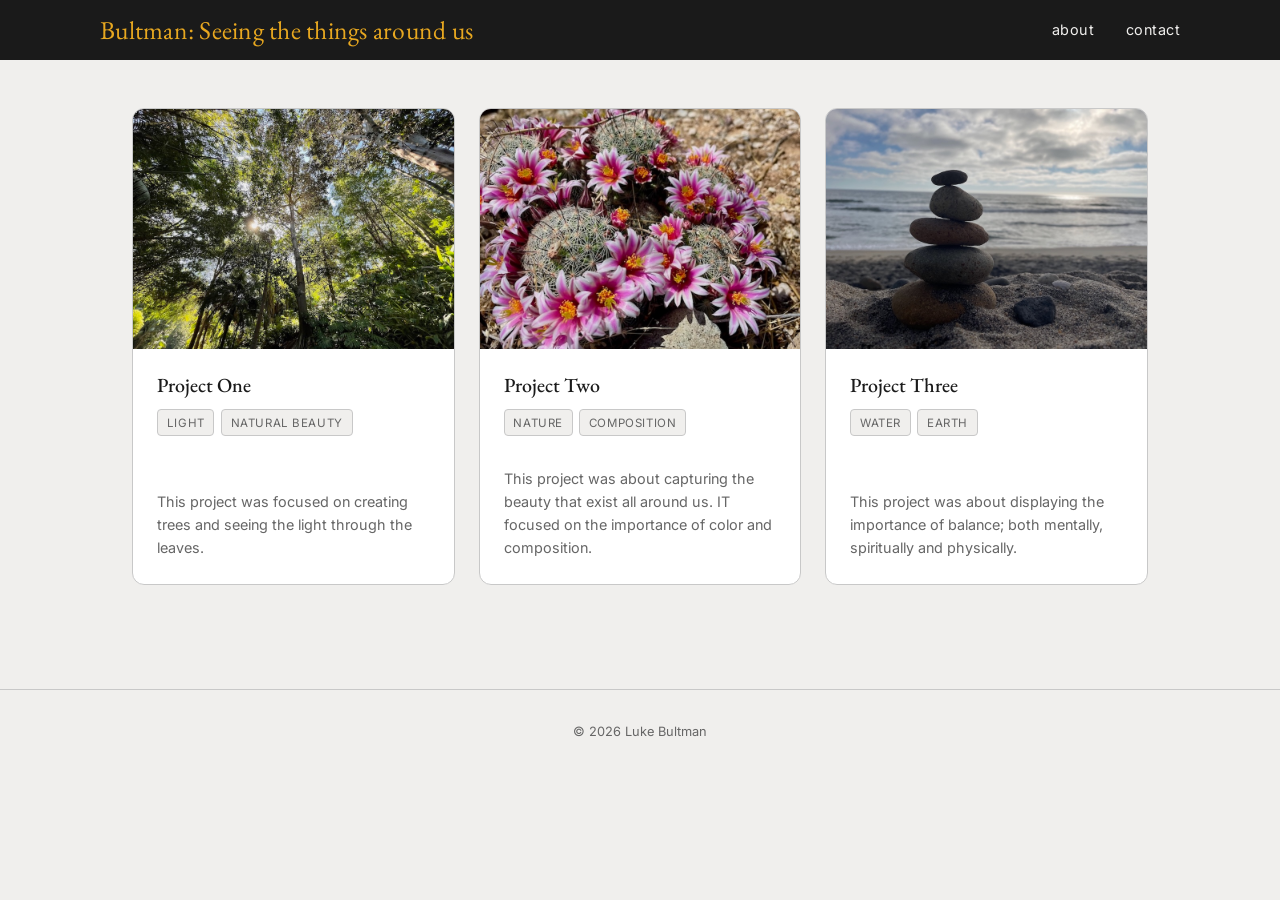
<file: index.html>
<!DOCTYPE html>
<html lang="en">
<head>
  <meta charset="UTF-8" />
  <meta name="viewport" content="width=device-width, initial-scale=1.0" />
  <title>Luke Bultman</title>
  <link rel="stylesheet" href="style.css" />

  <!-- Carousel styles: shows exactly 3 tiles in a row and hides the rest -->
  <style>
    .carousel {
      --carousel-gap: 24px;          /* space between tiles */
      overflow: hidden;              /* hides tiles 4, 5, ... off to the right */
      padding: 8px 0;                /* room so card shadows aren't clipped */
    }
    .carousel .project-grid {
      display: flex;                 /* overrides the grid layout in style.css */
      flex-wrap: nowrap;
      gap: var(--carousel-gap);
      will-change: transform;
    }
    .carousel .project-card {
      /* each tile is one third of the row, minus the two gaps */
      flex: 0 0 calc((100% - 2 * var(--carousel-gap)) / 3);
      min-width: 0;
    }

    /* Under 420px wide: stack every tile in one column and turn off the carousel */
    @media (max-width: 419.98px) {
      .carousel {
        overflow: visible;
      }
      .carousel .project-grid {
        flex-direction: column;
        transform: none !important;  /* cancels any slide in progress */
        transition: none !important;
      }
      .carousel .project-card {
        flex: none;
        width: 100%;
      }
    }
  </style>
</head>
<body>

  <!-- ===================== HEADER ===================== -->
<!-- sample of text added through VIM in the terminal -->
  <header>
    <div class="nav-inner">
      <div class="site-title">
        <a href="index.html">Bultman: Seeing the things around us</a>
      </div>
      <nav>
        <a href="about.html">about</a>
        <a href="contact.html">contact</a>
      </nav>
    </div>
  </header>

  <!-- ===================== MAIN ===================== -->
  <main>

    <!-- Project Carousel -->
    <!-- Only 3 cards show at a time; every 3 seconds they slide left and the next one comes in. -->
    <!-- To add more cards, copy one <a class="project-card"> block and paste it below -->
    <div class="carousel">
    <div class="project-grid">

      <!-- ---- Project 1 ---- -->
      <a class="project-card" href="project-one.html">
        <div class="card-thumbnail">
          <!-- Replace the src below with your project screenshot or image -->
          <img src="images/IMG_1114.jpeg" alt="Project 1 screenshot" />
        </div>
        <div class="card-body">
          <div class="card-title">Project One</div>
          <div class="card-tags">
            <span class="tag">light</span>
            <span class="tag">natural beauty</span>
          </div>
          <p class="card-description">
            This project was focused on creating trees and seeing the light through the leaves.
          </p>
        </div>
      </a>

      <!-- ---- Project 2 ---- -->
      <a class="project-card" href="project-two.html">
        <div class="card-thumbnail">
          <img src="images/IMG_8862.jpeg" alt="Project 2 screenshot" />
        </div>
        <div class="card-body">
          <div class="card-title">Project Two</div>
          <div class="card-tags">
            <span class="tag">nature</span>
            <span class="tag">composition</span>
          </div>
          <p class="card-description">
            This project was about capturing the beauty that exist all around us.  IT focused on the importance of color and composition.
          </p>
        </div>
      </a>

      <!-- ---- Project 3 ---- -->
      <a class="project-card" href="project-three.html">
        <div class="card-thumbnail">
          <img src="images/IMG_1110.jpeg" alt="Project 3 screenshot" />
        </div>
        <div class="card-body">
          <div class="card-title">Project Three</div>
          <div class="card-tags">
            <span class="tag">water</span>
            <span class="tag">earth</span>
          </div>
          <p class="card-description">
            This project was about displaying the importance of balance; both mentally, spiritually and physically.
          </p>
        </div>
      </a>

      <!-- ---- Project 4 ---- -->
      <a class="project-card" href="project-four.html">
        <div class="card-thumbnail">
          <img src="images/IMG_0909.jpeg" alt="Project 4 screenshot" />
        </div>
        <div class="card-body">
          <div class="card-title">Project Four</div>
          <div class="card-tags">
            <span class="tag">Food</span>
            <span class="tag">Cooking</span>
            <span class="tag">Creativity</span>
          </div>
          <p class="card-description">
            This project was focused on the daily practice of creativity and capturing emotions and drawing emotions from the observer when viewing different foods.
          </p>
        </div>
      </a>

      <!-- ---- Project 5 ---- -->
      <a class="project-card" href="project-five.html">
        <div class="card-thumbnail">
          <img src="images/IMG_9866.jpeg" alt="Project 5 screenshot" />
        </div>
        <div class="card-body">
          <div class="card-title">Project Five</div>
          <div class="card-tags">
            <span class="tag">Nature</span>
            <span class="tag">Buildings</span>
            <span class="tag">Community</span>
          </div>
          <p class="card-description">
            This project was focused on discovering nature and studying different ways people practice community.
          </p>
        </div>
      </a>

    </div>
    </div>
  </main>

  <!-- ===================== FOOTER ===================== -->
  <footer>
    &copy; 2026 Luke Bultman
  </footer>
<!-- this is edits to the file to show how I'm doing things in a new branch -->

  <!-- ===================== CAROUSEL SCRIPT ===================== -->
  <script>
    (function () {
      const INTERVAL_MS = 3000;    // how often the tiles slide (3 seconds)
      const SLIDE_MS = 800;        // how long the slide animation takes

      const carousel = document.querySelector('.carousel');
      const track = carousel && carousel.querySelector('.project-grid');
      if (!track) return;

      const reduceMotion = window.matchMedia('(prefers-reduced-motion: reduce)').matches;
      const stackedView = window.matchMedia('(max-width: 419.98px)');  // must match the CSS breakpoint
      const originalOrder = Array.from(track.querySelectorAll('.project-card'));
      let paused = false;
      let sliding = false;

      // Put the tiles back in their original order (Project One first)
      function resetOrder() {
        track.style.transition = 'none';
        track.style.transform = '';
        originalOrder.forEach((card) => track.appendChild(card));
        sliding = false;
      }

      // When the window is resized below 420px, stop the carousel and restore the order
      stackedView.addEventListener('change', (e) => {
        if (e.matches) resetOrder();
      });

      // Pause while someone is hovering over or tabbing through the tiles
      carousel.addEventListener('mouseenter', () => { paused = true; });
      carousel.addEventListener('mouseleave', () => { paused = false; });
      carousel.addEventListener('focusin', () => { paused = true; });
      carousel.addEventListener('focusout', () => { paused = false; });

      function slideLeft() {
        const cards = track.querySelectorAll('.project-card');
        if (stackedView.matches || paused || sliding || document.hidden || cards.length <= 3) return;

        const first = cards[0];
        const gap = parseFloat(getComputedStyle(track).columnGap) || 0;
        const distance = first.getBoundingClientRect().width + gap;

        // People who turn off animations in their settings get an instant swap
        if (reduceMotion) {
          track.appendChild(first);
          return;
        }

        sliding = true;
        track.style.transition = 'transform ' + SLIDE_MS + 'ms ease';
        track.style.transform = 'translateX(-' + distance + 'px)';

        // After the slide, move the first tile to the end and snap back into place
        setTimeout(() => {
          if (stackedView.matches) return;  // window shrank mid-slide; resetOrder() already ran
          track.style.transition = 'none';
          track.appendChild(first);
          track.style.transform = 'translateX(0)';
          void track.offsetWidth;  // forces the browser to apply the reset before the next slide
          sliding = false;
        }, SLIDE_MS);
      }

      setInterval(slideLeft, INTERVAL_MS);
    })();
  </script>
</body>
</html>
</file>
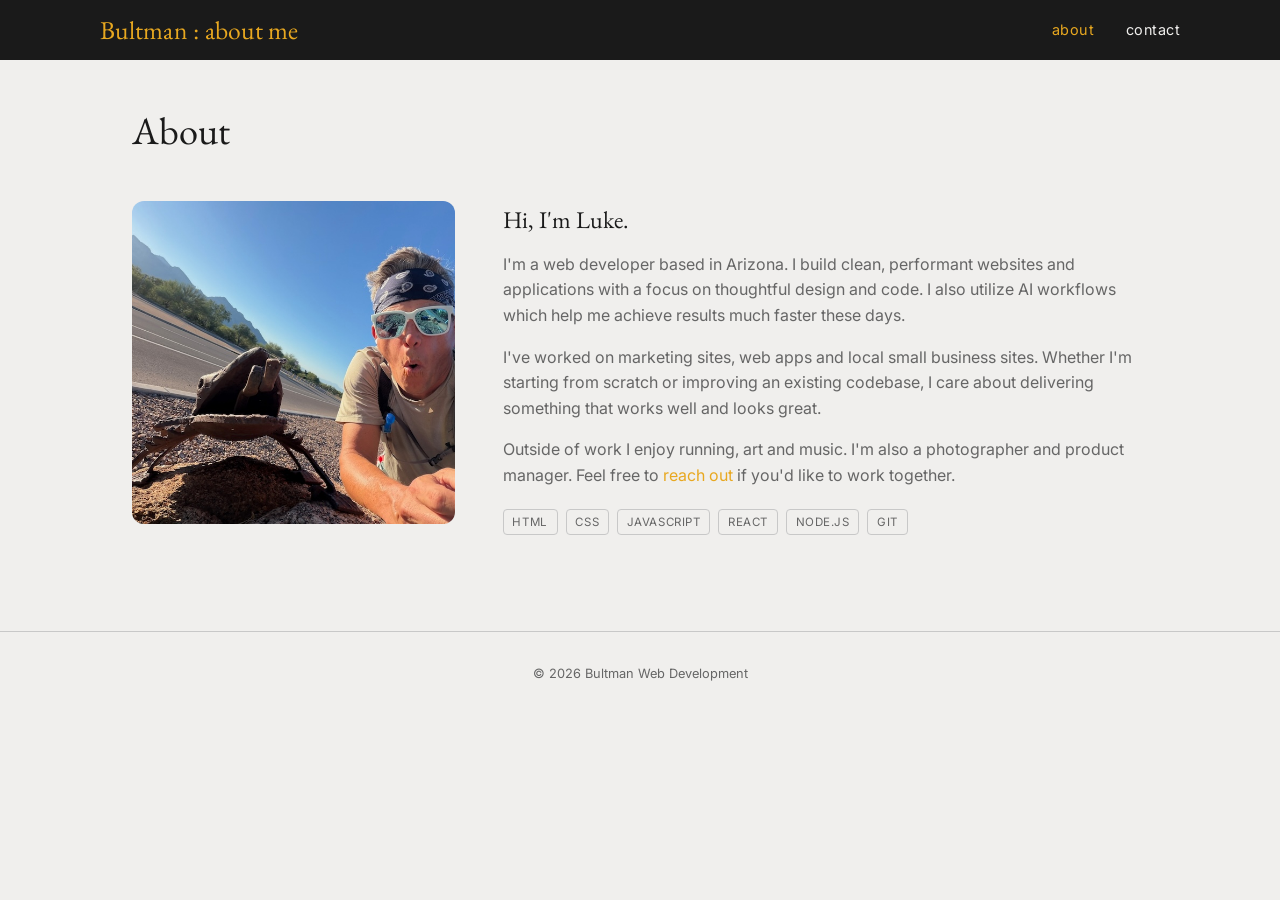
<file: about.html>
<!DOCTYPE html>
<html lang="en">
<head>
  <meta charset="UTF-8" />
  <meta name="viewport" content="width=device-width, initial-scale=1.0" />
  <title>About — LB Web Development</title>
  <link rel="stylesheet" href="style.css" />
</head>
<body>

  <!-- ===================== HEADER ===================== -->
  <header>
    <div class="nav-inner">
      <div class="site-title">
        <a href="index.html">Bultman : about me</a>
      </div>
      <nav>
        <a href="about.html" class="active">about</a>
        <a href="contact.html">contact</a>
      </nav>
    </div>
  </header>

  <!-- ===================== MAIN ===================== -->
  <main>

    <div class="page-header">
      <h1>About</h1>
    </div>

    <div class="about-layout">

      <!-- Left: Photo -->
      <div class="about-avatar">
        <!-- Replace src with your photo -->
        <img src="images/IMG_0926.jpeg" alt="Luke Bultman" />
      </div>

      <!-- Right: Bio -->
      <div class="about-text">

        <h2>Hi, I'm Luke.</h2>

        <p>
          I'm a web developer based in Arizona.  I build clean, performant websites and applications with a focus on thoughtful design and code.  I also utilize AI workflows which help me achieve results much faster these days.

        </p>

        <p>
          I've worked on marketing sites, web apps and local small business sites.  Whether I'm starting from scratch or improving an existing codebase, I care about delivering something that works well and looks great.
        </p>

        <p>
          Outside of work I enjoy running, art and music.  I'm also a photographer and product manager.
          Feel free to <a href="contact.html" style="color: var(--color-accent);">reach out</a>
          if you'd like to work together.
        </p>

        <!-- Skills -->
        <div class="skills-list">
          <span class="tag">HTML</span>
          <span class="tag">CSS</span>
          <span class="tag">JavaScript</span>
          <span class="tag">React</span>
          <span class="tag">Node.js</span>
          <span class="tag">Git</span>
          <!-- Add or remove skill tags as needed -->
        </div>

      </div>
    </div>

  </main>

  <!-- ===================== FOOTER ===================== -->
  <footer>
    &copy; 2026 Bultman Web Development
  </footer>

</body>
</html>
</file>
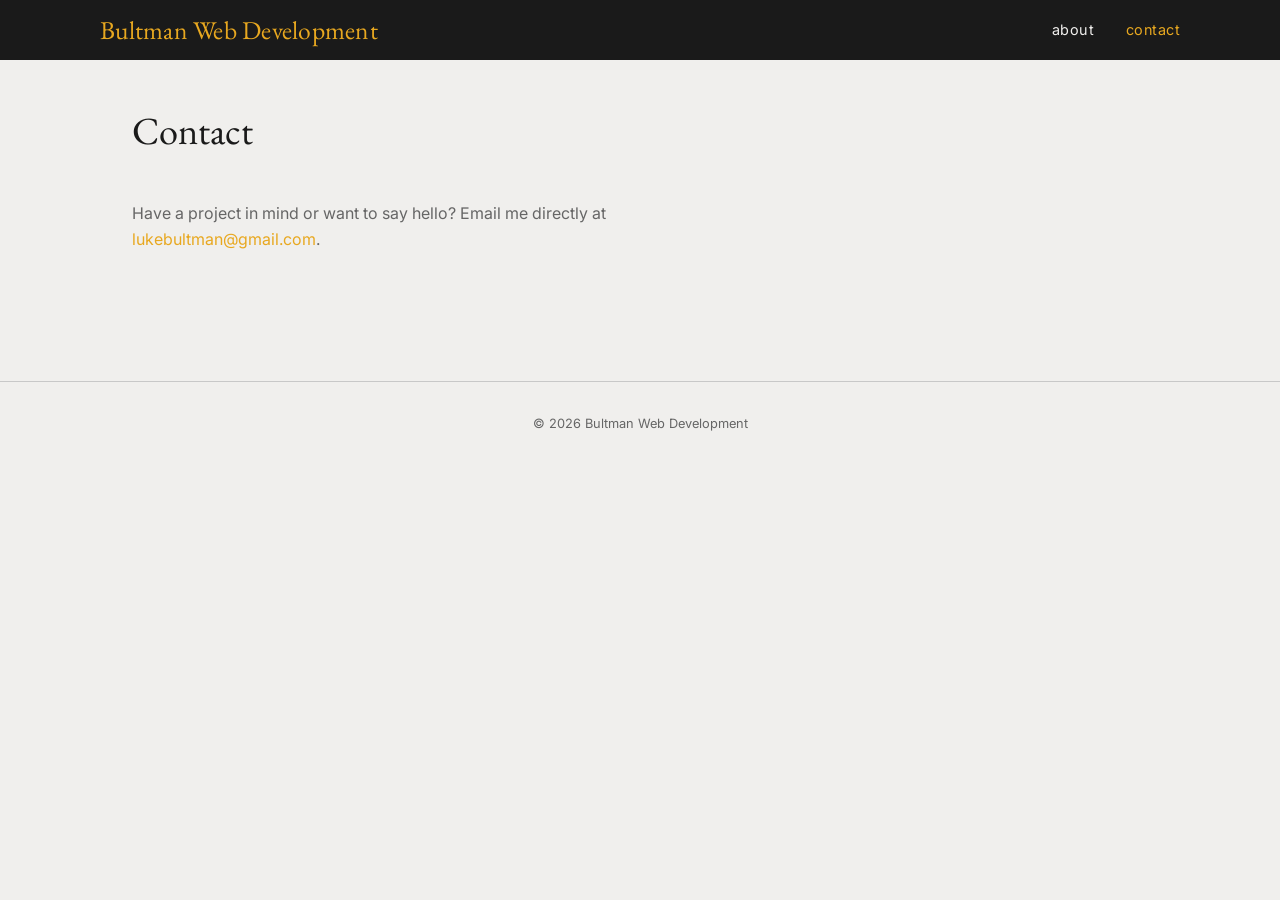
<file: contact.html>
<!DOCTYPE html>
<html lang="en">
<head>
  <meta charset="UTF-8" />
  <meta name="viewport" content="width=device-width, initial-scale=1.0" />
  <title>Contact — LB Web Development</title>
  <link rel="stylesheet" href="style.css" />
</head>
<body>

  <!-- ===================== HEADER ===================== -->
  <header>
    <div class="nav-inner">
      <div class="site-title">
        <a href="index.html">Bultman Web Development</a>
      </div>
      <nav>
        <a href="about.html">about</a>
        <a href="contact.html" class="active">contact</a>
      </nav>
    </div>
  </header>

  <!-- ===================== MAIN ===================== -->
  <main>

    <div class="page-header">
      <h1>Contact</h1>
    </div>

    <div class="contact-layout">

      <p>
        <!-- old text, "Have a project in mind or want to say hello? Fill out the form below
        or email me directly at" -->
        Have a project in mind or want to say hello? Email me directly at
        <a href="mailto:lukebultman@gmail.com" style="color: var(--color-accent);">
          lukebultman@gmail.com</a>.
      </p>

      <!--
        NOTE: This form needs a back-end service to actually send emails.
        Options:
          - Formspree (free tier):  set action="https://formspree.io/f/YOUR_ID"
          - Netlify Forms:          add netlify attribute to the <form> tag
          - EmailJS:                use their JS SDK instead of a form action
      
      <form
        class="contact-form"
        action="#"
        method="POST"
      >

        <div class="form-group">
          <label for="name">Name</label>
          <input
            type="text"
            id="name"
            name="name"
            placeholder="Your name"
            required
          />
        </div>

        <div class="form-group">
          <label for="email">Email</label>
          <input
            type="email"
            id="email"
            name="email"
            placeholder="you@example.com"
            required
          />
        </div>

        <div class="form-group">
          <label for="message">Message</label>
          <textarea
            id="message"
            name="message"
            rows="6"
            placeholder="Tell me about your project…"
            required
          ></textarea>
        </div>

        <button type="submit" class="btn-submit">Send message</button>

      </form>
    </div>
-->
  </main>

  <!-- ===================== FOOTER ===================== -->
  <footer>
    &copy; 2026 Bultman Web Development
  </footer>

</body>
</html>
</file>
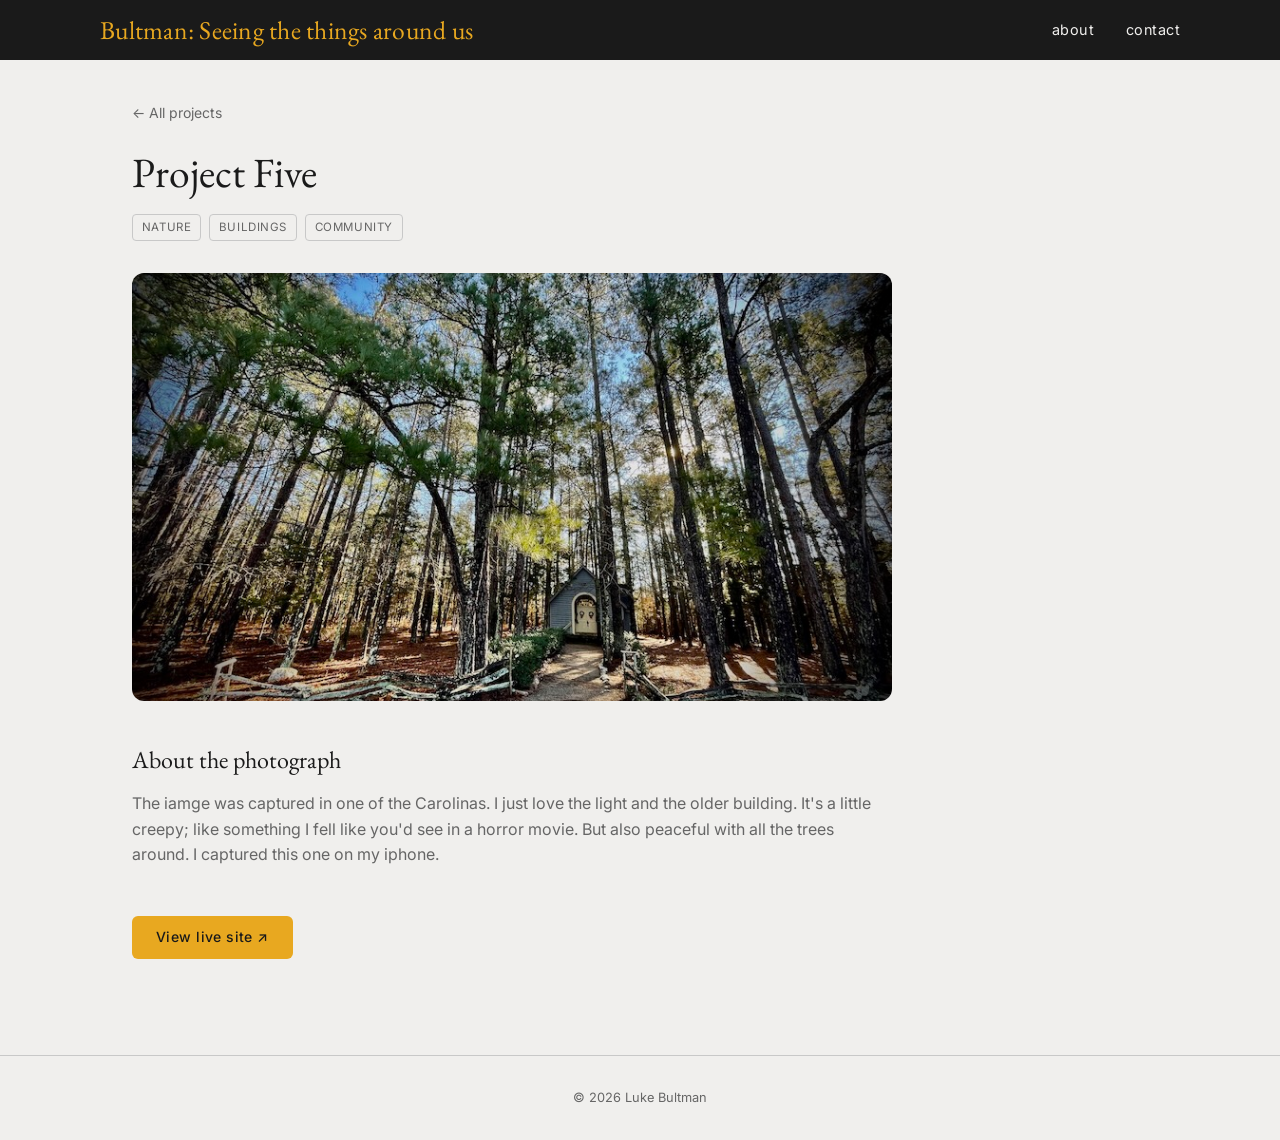
<file: project-five.html>
<!DOCTYPE html>
<html lang="en">
<head>
  <meta charset="UTF-8" />
  <meta name="viewport" content="width=device-width, initial-scale=1.0" />
  <!--
    EDIT: Change this title to match each project.
    Suggested format: "Project Name — Bultman Web Development"
  -->
  <title>Project Five — Luke Bultman</title>
  <link rel="stylesheet" href="style.css" />
</head>
<body>

  <!-- ===================== HEADER ===================== -->
  <header>
    <div class="nav-inner">
      <div class="site-title">
        <a href="index.html">Bultman: Seeing the things around us</a>
      </div>
      <nav>
        <a href="about.html">about</a>
        <a href="contact.html">contact</a>
      </nav>
    </div>
  </header>

  <!-- ===================== MAIN ===================== -->
  <main>
    <div class="project-detail">

      <!-- Back link -->
      <a class="back-link" href="index.html">
        &#8592; All projects
      </a>

      <!-- Project title -->
      <h1>Project Five</h1>

      <!-- Tags / meta -->
      <div class="project-meta">
        <span class="tag">Nature</span>
        <span class="tag">Buildings</span>
        <span class="tag">Community</span>
        <!-- Add or remove tags to match this project's stack -->
      </div>

      <!-- Hero image -->
      <div class="hero-image">
        <!--
          Replace src with your screenshot or mockup.
          Recommended size: 1280×720px or any 16:9 image.
        -->
        <img src="images/IMG_9866.jpeg" alt="some words go here" /> 
      </div>

      <!-- Project body — fill in your own content below -->
      <div class="project-body">
        <h2>About the photograph</h2>
        <p>The iamge was captured in one of the Carolinas.  I just love the light and the older building.  It's a little creepy; like
        something I fell like you'd see in a horror movie.  But also peaceful with all the trees around.  I captured this one on my iphone.
        </p>
        <!-- 
        <h2>Overview</h2>
        <p>
          Describe what this project is and the problem it solves. Who is it for?
          What does it accomplish? Keep it concise — 2–3 sentences is plenty.
        </p>

        <h2>What I built</h2>
        <p>
          Walk through the key features and how you approached the build.
          Feel free to go into technical detail here.
        </p>
        <ul>
          <li>Feature or decision #1</li>
          <li>Feature or decision #2</li>
          <li>Feature or decision #3</li>
        </ul>

        <h2>Challenges &amp; learnings</h2>
        <p>
          What was the hardest part? What would you do differently?
          This section shows depth and self-awareness to potential clients.
        </p>
        -->
        <!-- Link to live site or repo -->
        <!--
          Options:
            href="https://github.com/yourusername/project" → GitHub repo
            href="https://your-live-site.com"              → Live site
        -->
        <a class="project-link" href="#" target="_blank" rel="noopener">
          View live site &#8599;
        </a>

      </div>
    </div>
  </main>

  <!-- ===================== FOOTER ===================== -->
  <footer>
    &copy; 2026 Luke Bultman
  </footer>

</body>
</html>
</file>
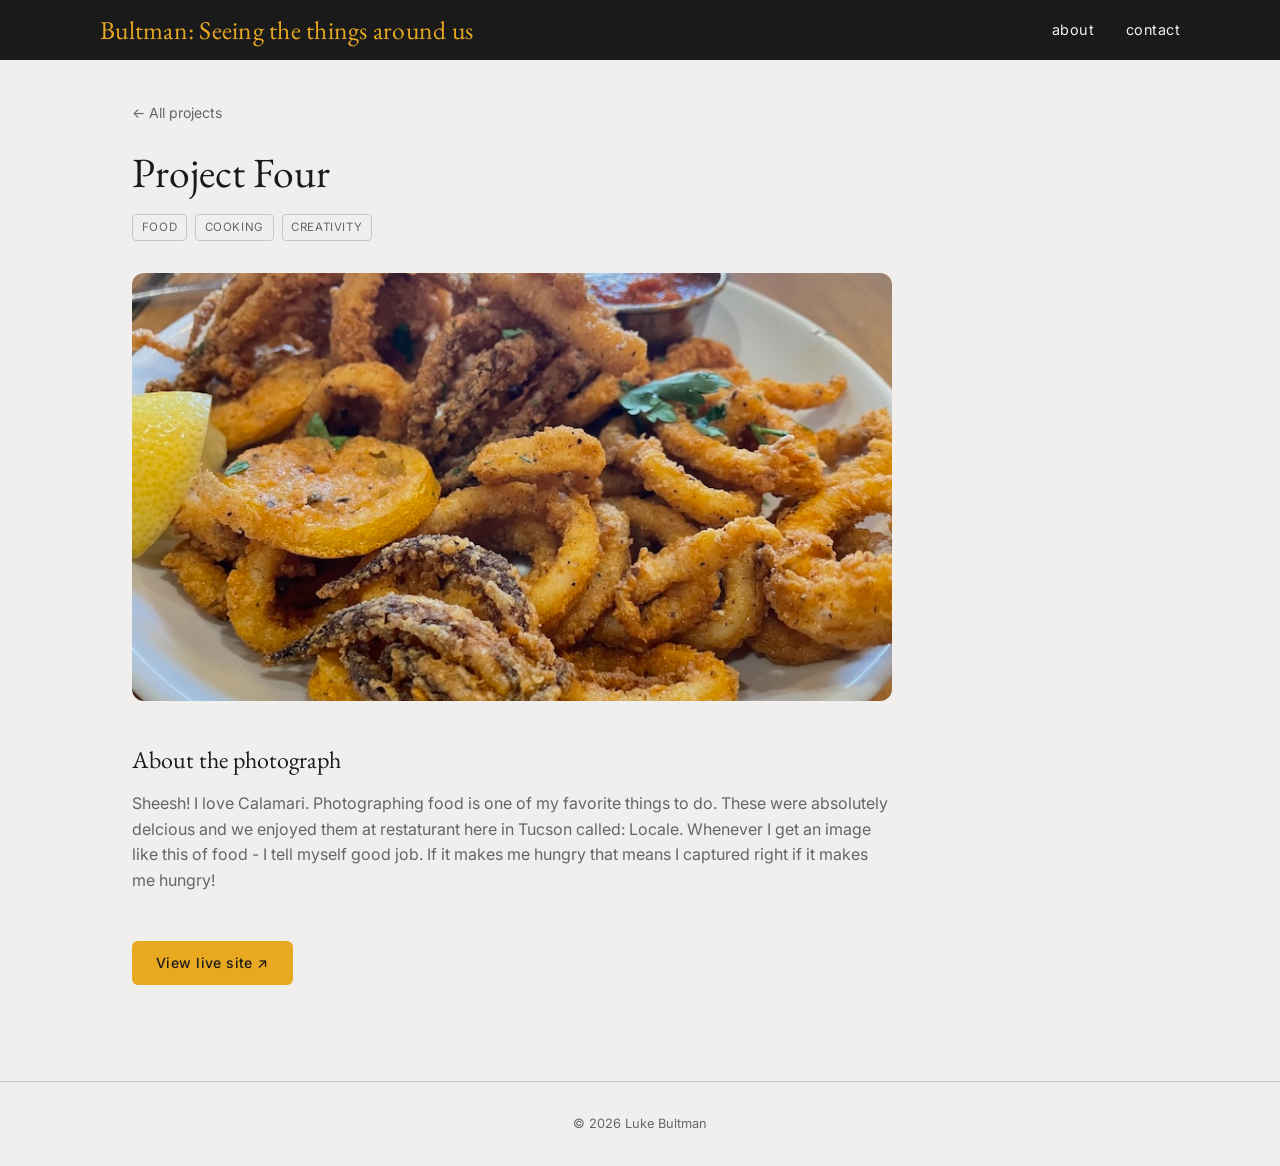
<file: project-four.html>
<!DOCTYPE html>
<html lang="en">
<head>
  <meta charset="UTF-8" />
  <meta name="viewport" content="width=device-width, initial-scale=1.0" />
  <!--
    EDIT: Change this title to match each project.
    Suggested format: "Project Name — Bultman Web Development"
  -->
  <title>Project Four — Luke Bultman</title>
  <link rel="stylesheet" href="style.css" />
</head>
<body>

  <!-- ===================== HEADER ===================== -->
  <header>
    <div class="nav-inner">
      <div class="site-title">
        <a href="index.html">Bultman: Seeing the things around us</a>
      </div>
      <nav>
        <a href="about.html">about</a>
        <a href="contact.html">contact</a>
      </nav>
    </div>
  </header>

  <!-- ===================== MAIN ===================== -->
  <main>
    <div class="project-detail">

      <!-- Back link -->
      <a class="back-link" href="index.html">
        &#8592; All projects
      </a>

      <!-- Project title -->
      <h1>Project Four</h1>

      <!-- Tags / meta -->
      <div class="project-meta">
        <span class="tag">Food</span>
        <span class="tag">Cooking</span>
        <span class="tag">Creativity</span>
        <!-- Add or remove tags to match this project's stack -->
      </div>

      <!-- Hero image -->
      <div class="hero-image">
        <!--
          Replace src with your screenshot or mockup.
          Recommended size: 1280×720px or any 16:9 image.
        -->
        <img src="images/IMG_0909.jpeg" alt="Calamari" /> 
      </div>

      <!-- Project body — fill in your own content below -->
      <div class="project-body">
        <h2>About the photograph</h2>
        <p>Sheesh!  I love Calamari.  Photographing food is one of my favorite things to do.  These were absolutely delcious and we enjoyed
        them at restaturant here in Tucson called: Locale.  Whenever I get an image like this of food - I tell myself good job.  If it makes me hungry
        that means I captured right if it makes me hungry!
        </p>
        <!-- 
        <h2>Overview</h2>
        <p>
          Describe what this project is and the problem it solves. Who is it for?
          What does it accomplish? Keep it concise — 2–3 sentences is plenty.
        </p>

        <h2>What I built</h2>
        <p>
          Walk through the key features and how you approached the build.
          Feel free to go into technical detail here.
        </p>
        <ul>
          <li>Feature or decision #1</li>
          <li>Feature or decision #2</li>
          <li>Feature or decision #3</li>
        </ul>

        <h2>Challenges &amp; learnings</h2>
        <p>
          What was the hardest part? What would you do differently?
          This section shows depth and self-awareness to potential clients.
        </p>
        -->
        <!-- Link to live site or repo -->
        <!--
          Options:
            href="https://github.com/yourusername/project" → GitHub repo
            href="https://your-live-site.com"              → Live site
        -->
        <a class="project-link" href="#" target="_blank" rel="noopener">
          View live site &#8599;
        </a>

      </div>
    </div>
  </main>

  <!-- ===================== FOOTER ===================== -->
  <footer>
    &copy; 2026 Luke Bultman
  </footer>

</body>
</html>
</file>
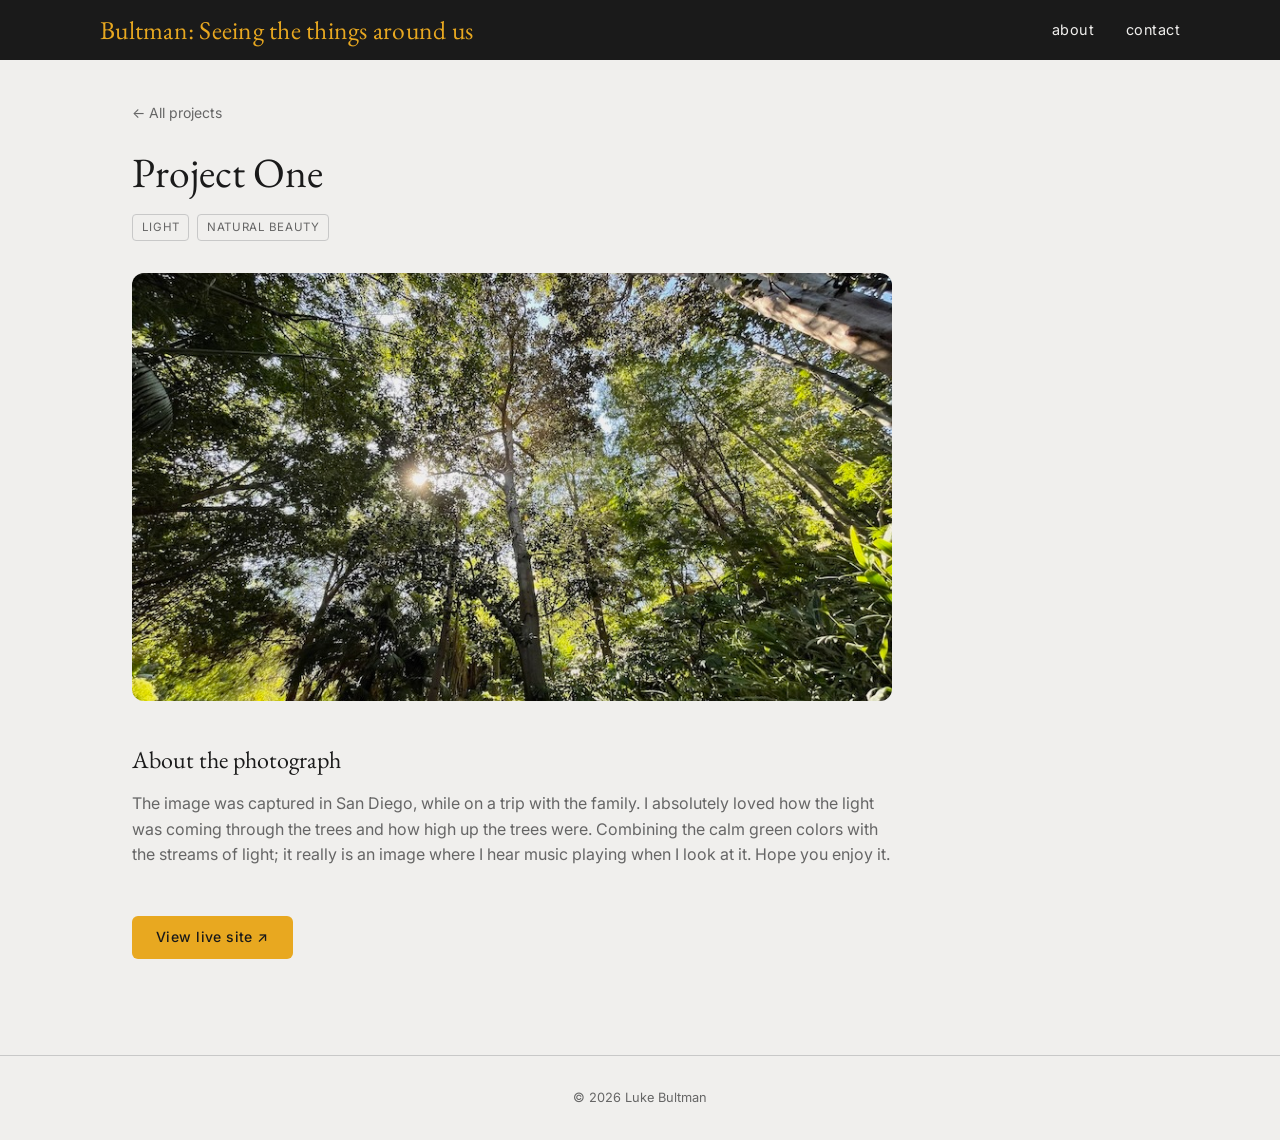
<file: project-one.html>
<!DOCTYPE html>
<html lang="en">
<head>
  <meta charset="UTF-8" />
  <meta name="viewport" content="width=device-width, initial-scale=1.0" />
  <!--
    EDIT: Change this title to match each project.
    Suggested format: "Project Name — Bultman Web Development"
  -->
  <title>Project One — Luke Bultman</title>
  <link rel="stylesheet" href="style.css" />
</head>
<body>

  <!-- ===================== HEADER ===================== -->
  <header>
    <div class="nav-inner">
      <div class="site-title">
        <a href="index.html">Bultman: Seeing the things around us</a>
      </div>
      <nav>
        <a href="about.html">about</a>
        <a href="contact.html">contact</a>
      </nav>
    </div>
  </header>

  <!-- ===================== MAIN ===================== -->
  <main>
    <div class="project-detail">

      <!-- Back link -->
      <a class="back-link" href="index.html">
        &#8592; All projects
      </a>

      <!-- Project title -->
      <h1>Project One</h1>

      <!-- Tags / meta -->
      <div class="project-meta">
        <span class="tag">Light</span>
        <span class="tag">Natural Beauty</span>
        <!-- Add or remove tags to match this project's stack -->
      </div>

      <!-- Hero image -->
      <div class="hero-image">
        <!--
          Replace src with your screenshot or mockup.
          Recommended size: 1280×720px or any 16:9 image.
        -->
        <img src="images/IMG_1114.jpeg" alt="Image of Trees" /> 
      </div>

      <!-- Project body — fill in your own content below -->
      <div class="project-body">
        <h2>About the photograph</h2>
        <p> The image was captured in San Diego, while on a trip with the family.  I absolutely loved how the light
        was coming through the trees and how high up the trees were.  Combining the calm green colors with the streams of light; 
        it really is an image where I hear music playing when I look at it.  Hope you enjoy it.
        </p>
        <!-- <h2>Overview</h2>
        <p>
          Describe what this project is and the problem it solves. Who is it for?
          What does it accomplish? Keep it concise — 2–3 sentences is plenty.
        </p>

        <h2>What I built</h2>
        <p>
          Walk through the key features and how you approached the build.
          Feel free to go into technical detail here.
        </p>
        <ul>
          <li>Feature or decision #1</li>
          <li>Feature or decision #2</li>
          <li>Feature or decision #3</li>
        </ul>

        <h2>Challenges &amp; learnings</h2>
        <p>
          What was the hardest part? What would you do differently?
          This section shows depth and self-awareness to potential clients.
        </p>
      -->
        <!-- Link to live site or repo -->
        <!--
          Options:
            href="https://github.com/yourusername/project" → GitHub repo
            href="https://your-live-site.com"              → Live site
        -->
        <a class="project-link" href="#" target="_blank" rel="noopener">
          View live site &#8599;
        </a>

      </div>
    </div>
  </main>

  <!-- ===================== FOOTER ===================== -->
  <footer>
    &copy; 2026 Luke Bultman
  </footer>

</body>
</html>
</file>
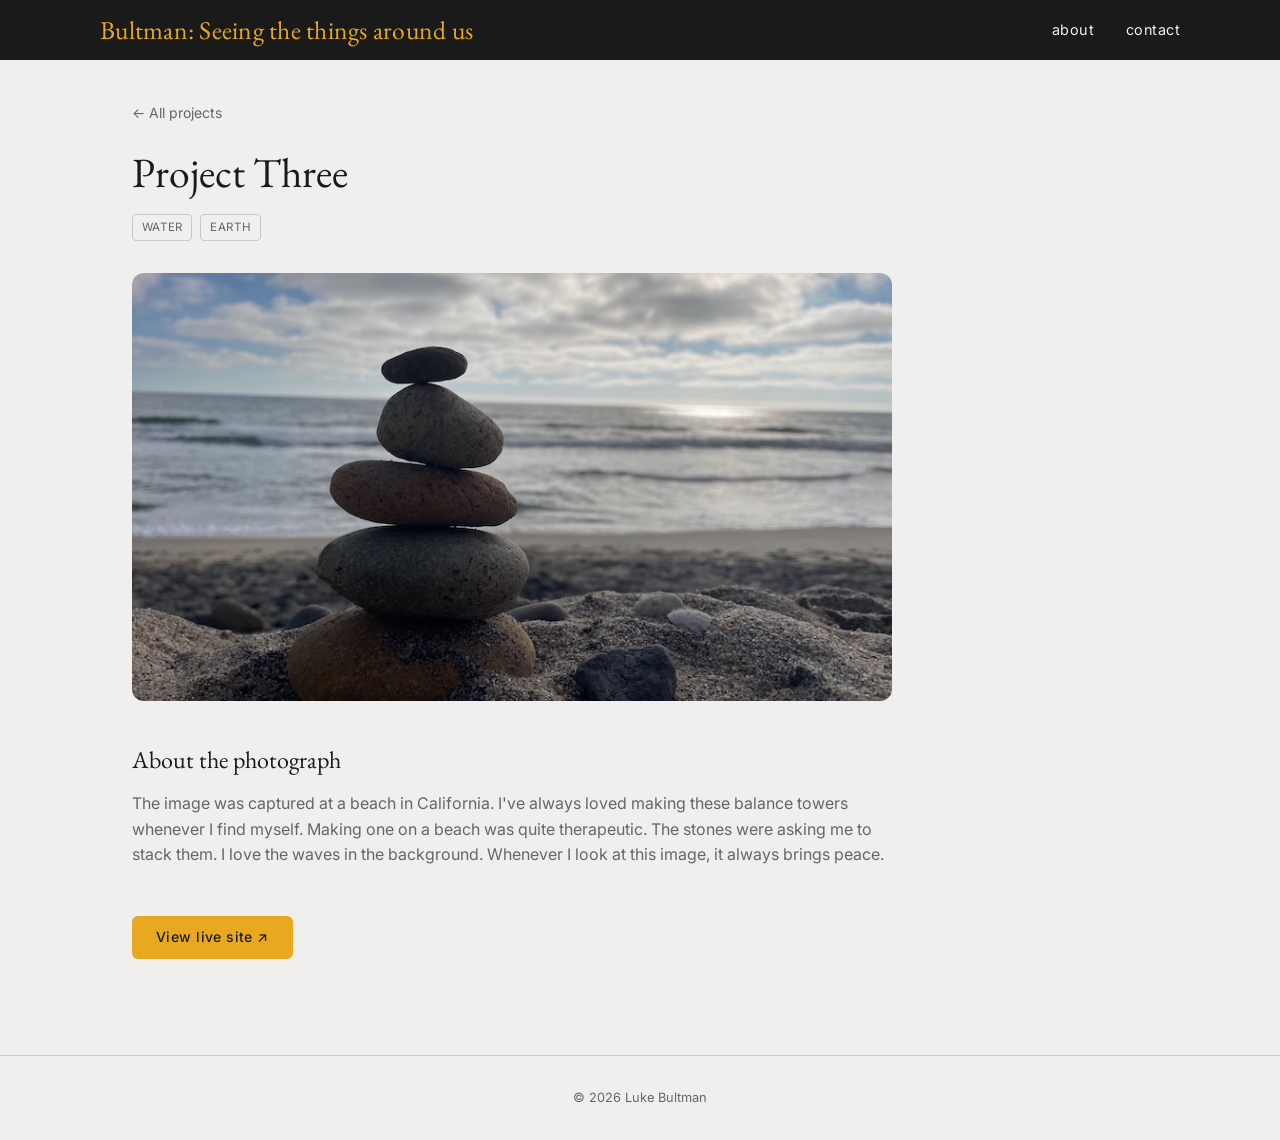
<file: project-three.html>
<!DOCTYPE html>
<html lang="en">
<head>
  <meta charset="UTF-8" />
  <meta name="viewport" content="width=device-width, initial-scale=1.0" />
  <!--
    EDIT: Change this title to match each project.
    Suggested format: "Project Name — Bultman Web Development"
  -->
  <title>Project Three — Luke Bultman</title>
  <link rel="stylesheet" href="style.css" />
</head>
<body>

  <!-- ===================== HEADER ===================== -->
  <header>
    <div class="nav-inner">
      <div class="site-title">
        <a href="index.html">Bultman: Seeing the things around us</a>
      </div>
      <nav>
        <a href="about.html">about</a>
        <a href="contact.html">contact</a>
      </nav>
    </div>
  </header>

  <!-- ===================== MAIN ===================== -->
  <main>
    <div class="project-detail">

      <!-- Back link -->
      <a class="back-link" href="index.html">
        &#8592; All projects
      </a>

      <!-- Project title -->
      <h1>Project Three</h1>

      <!-- Tags / meta -->
      <div class="project-meta">
        <span class="tag">Water</span>
        <span class="tag">Earth</span>
        <!-- Add or remove tags to match this project's stack -->
      </div>

      <!-- Hero image -->
      <div class="hero-image">
        <!--
          Replace src with your screenshot or mockup.
          Recommended size: 1280×720px or any 16:9 image.
        -->
        <img src="images/IMG_1110.jpeg" alt="Stones on a beach" /> 
      </div>

      <!-- Project body — fill in your own content below -->
      <div class="project-body">
        <h2>About the photograph</h2>
        <p>The image was captured at a beach in California.  I've always loved making these balance towers whenever I find myself.
        Making one on a beach was quite therapeutic.  The stones were asking me to stack them.  I love the waves in the background.
        Whenever I look at this image, it always brings peace.
        </p>
        <!-- <h2>Overview</h2>
        <p>
          Describe what this project is and the problem it solves. Who is it for?
          What does it accomplish? Keep it concise — 2–3 sentences is plenty.
        </p>

        <h2>What I built</h2>
        <p>
          Walk through the key features and how you approached the build.
          Feel free to go into technical detail here.
        </p>
        <ul>
          <li>Feature or decision #1</li>
          <li>Feature or decision #2</li>
          <li>Feature or decision #3</li>
        </ul>

        <h2>Challenges &amp; learnings</h2>
        <p>
          What was the hardest part? What would you do differently?
          This section shows depth and self-awareness to potential clients.
        </p>
      -->
        <!-- Link to live site or repo -->
        <!--
          Options:
            href="https://github.com/yourusername/project" → GitHub repo
            href="https://your-live-site.com"              → Live site
        -->
        <a class="project-link" href="#" target="_blank" rel="noopener">
          View live site &#8599;
        </a>

      </div>
    </div>
  </main>

  <!-- ===================== FOOTER ===================== -->
  <footer>
    &copy; 2026 Luke Bultman
  </footer>

</body>
</html>
</file>
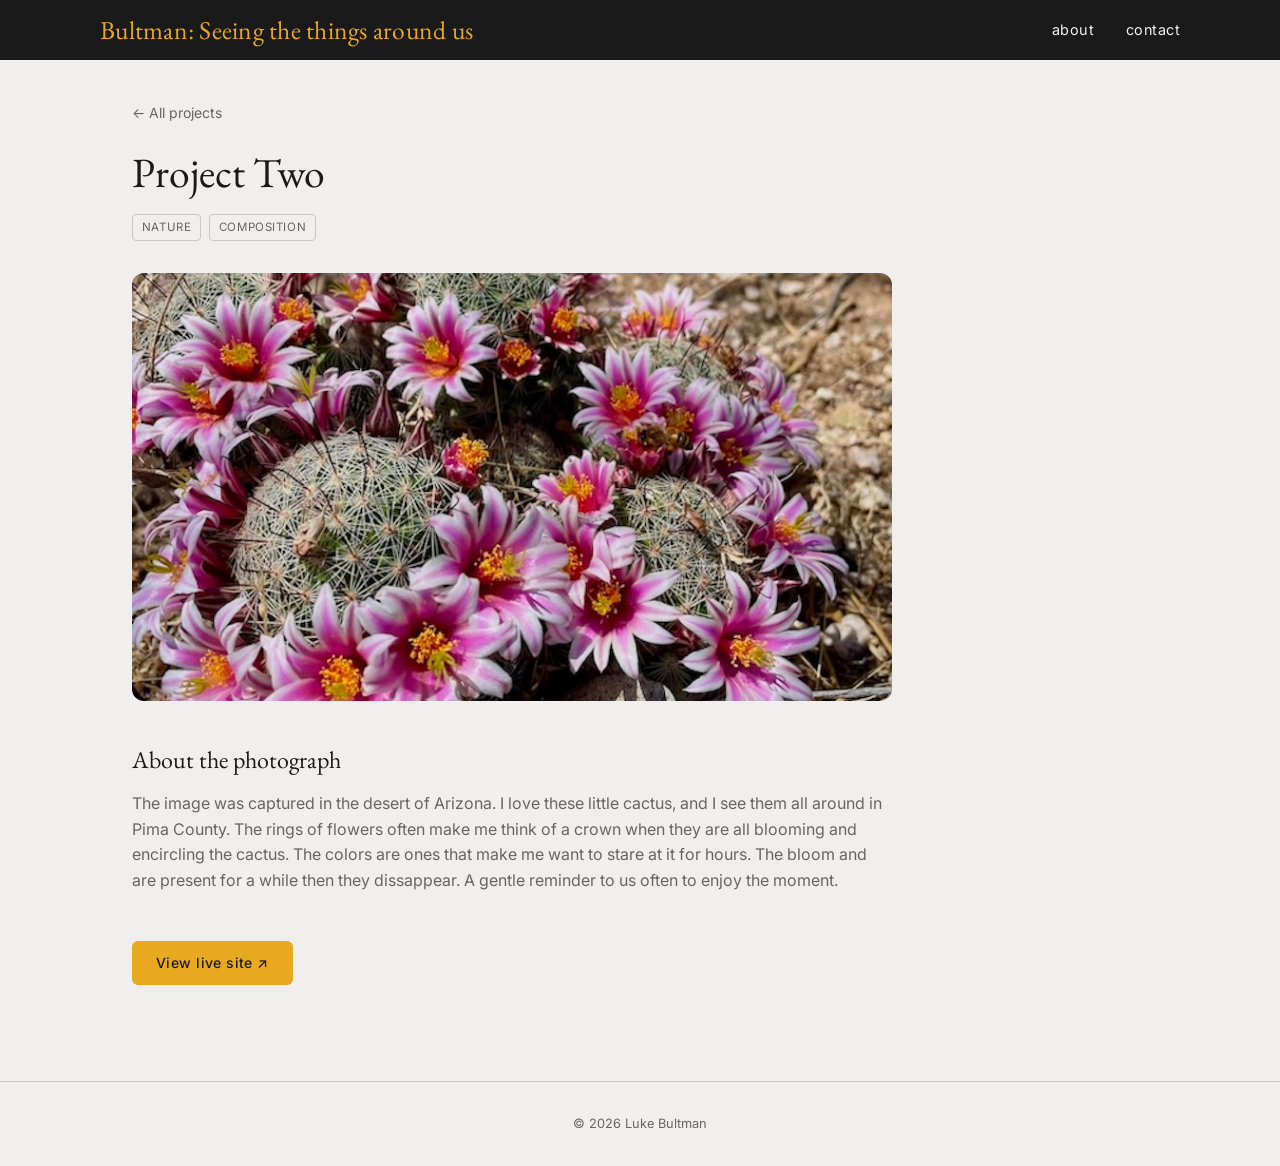
<file: project-two.html>
<!DOCTYPE html>
<html lang="en">
<head>
  <meta charset="UTF-8" />
  <meta name="viewport" content="width=device-width, initial-scale=1.0" />
  <!--
    EDIT: Change this title to match each project.
    Suggested format: "Project Name — Bultman Web Development"
  -->
  <title>Project Two — Luke Bultman</title>
  <link rel="stylesheet" href="style.css" />
</head>
<body>

  <!-- ===================== HEADER ===================== -->
  <header>
    <div class="nav-inner">
      <div class="site-title">
        <a href="index.html">Bultman: Seeing the things around us</a>
      </div>
      <nav>
        <a href="about.html">about</a>
        <a href="contact.html">contact</a>
      </nav>
    </div>
  </header>

  <!-- ===================== MAIN ===================== -->
  <main>
    <div class="project-detail">

      <!-- Back link -->
      <a class="back-link" href="index.html">
        &#8592; All projects
      </a>

      <!-- Project title -->
      <h1>Project Two</h1>

      <!-- Tags / meta -->
      <div class="project-meta">
        <span class="tag">Nature</span>
        <span class="tag">Composition</span>
        <!-- Add or remove tags to match this project's stack -->
      </div>

      <!-- Hero image -->
      <div class="hero-image">
        <!--
          Replace src with your screenshot or mockup.
          Recommended size: 1280×720px or any 16:9 image.
        -->
        <img src="images/IMG_8862.jpeg" alt="Flowers on a cactus" /> 
      </div>

      <!-- Project body — fill in your own content below -->
      <div class="project-body">
        <h2>About the photograph</h2>
        <p>The image was captured in the desert of Arizona.  I love these little cactus, and I see them all around in Pima County.  
        The rings of flowers often make me think of a crown when they are all blooming and encircling the cactus.  The colors
        are ones that make me want to stare at it for hours.  The bloom and are present for a while then they dissappear.  A gentle 
        reminder to us often to enjoy the moment.
        </p>
        <!-- <h2>Overview</h2>
        <p>
          Describe what this project is and the problem it solves. Who is it for?
          What does it accomplish? Keep it concise — 2–3 sentences is plenty.
        </p>

        <h2>What I built</h2>
        <p>
          Walk through the key features and how you approached the build.
          Feel free to go into technical detail here.
        </p>
        <ul>
          <li>Feature or decision #1</li>
          <li>Feature or decision #2</li>
          <li>Feature or decision #3</li>
        </ul>

        <h2>Challenges &amp; learnings</h2>
        <p>
          What was the hardest part? What would you do differently?
          This section shows depth and self-awareness to potential clients.
        </p>
      -->
        <!-- Link to live site or repo -->
        <!--
          Options:
            href="https://github.com/yourusername/project" → GitHub repo
            href="https://your-live-site.com"              → Live site
        -->
        <a class="project-link" href="#" target="_blank" rel="noopener">
          View live site &#8599;
        </a>

      </div>
    </div>
  </main>

  <!-- ===================== FOOTER ===================== -->
  <footer>
    &copy; 2026 Luke Bultman
  </footer>

</body>
</html>
</file>
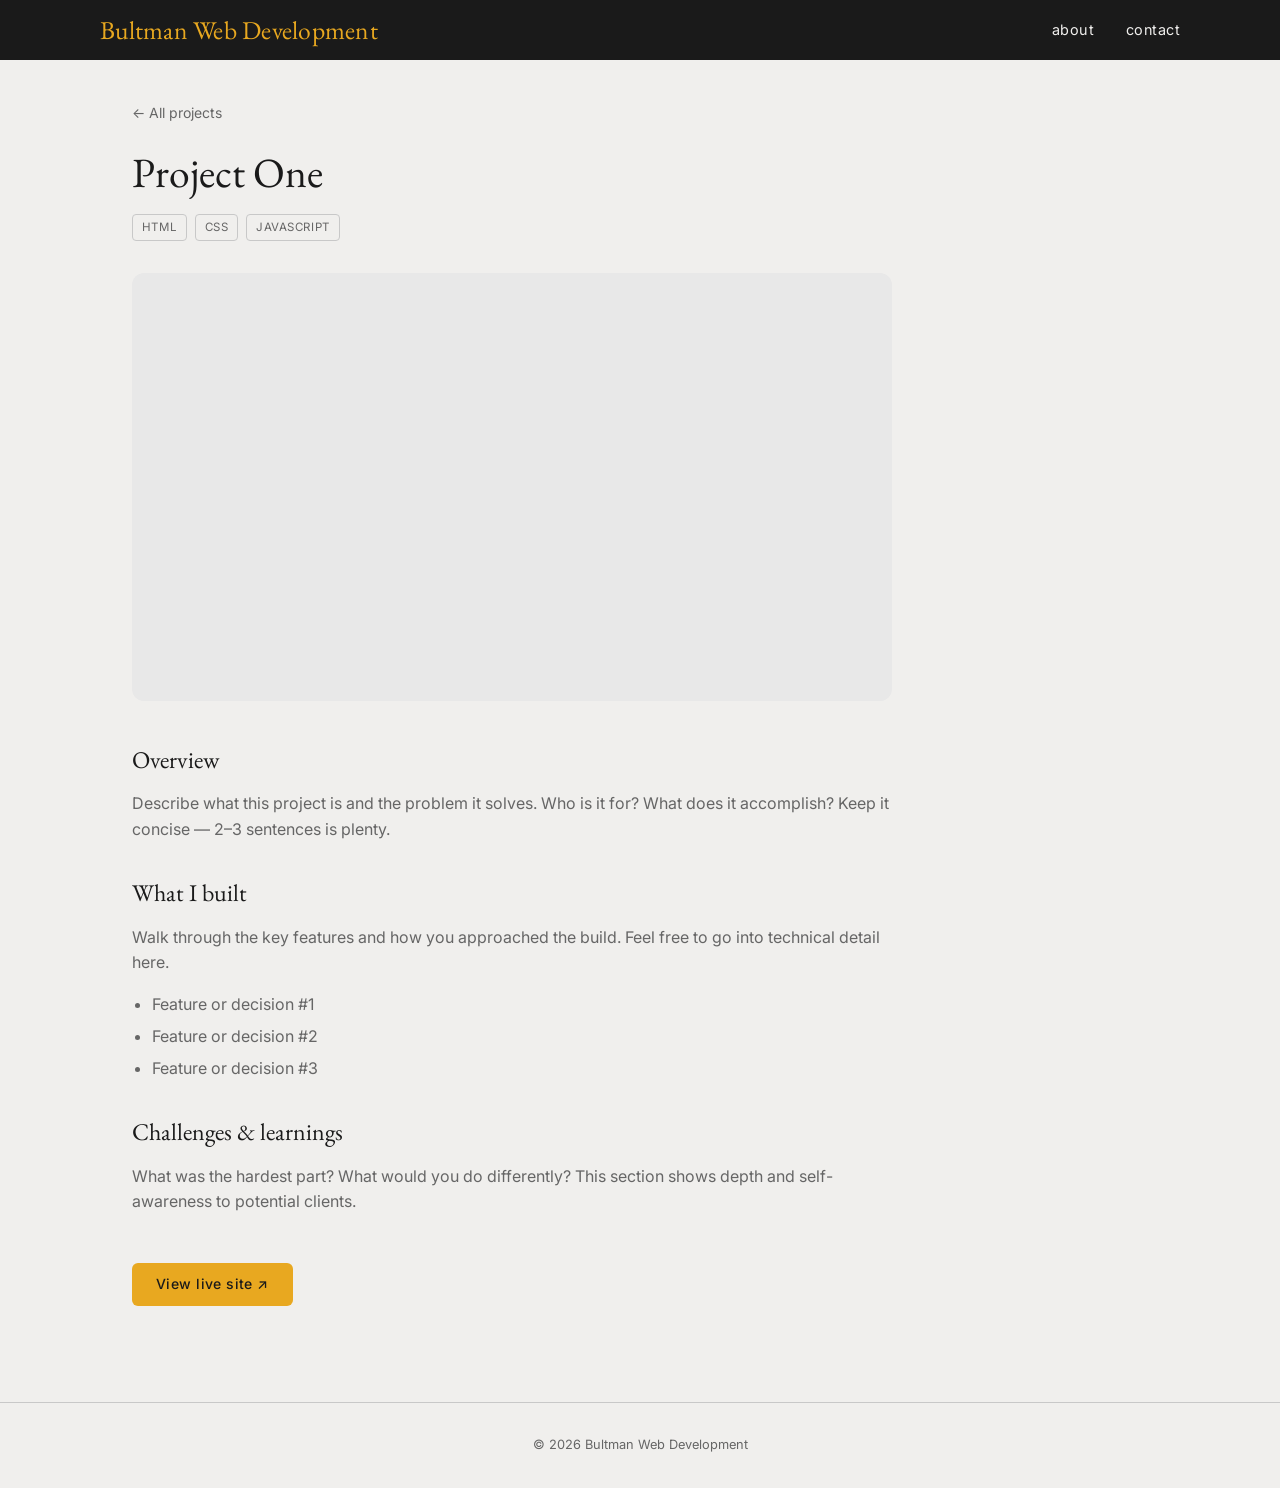
<file: project.html>
<!DOCTYPE html>
<html lang="en">
<head>
  <meta charset="UTF-8" />
  <meta name="viewport" content="width=device-width, initial-scale=1.0" />
  <!--
    EDIT: Change this title to match each project.
    Suggested format: "Project Name — Bultman Web Development"
  -->
  <title>Project One — LB Web Development</title>
  <link rel="stylesheet" href="style.css" />
</head>
<body>

  <!-- ===================== HEADER ===================== -->
  <header>
    <div class="nav-inner">
      <div class="site-title">
        <a href="index.html">Bultman Web Development</a>
      </div>
      <nav>
        <a href="about.html">about</a>
        <a href="contact.html">contact</a>
      </nav>
    </div>
  </header>

  <!-- ===================== MAIN ===================== -->
  <main>
    <div class="project-detail">

      <!-- Back link -->
      <a class="back-link" href="index.html">
        &#8592; All projects
      </a>

      <!-- Project title -->
      <h1>Project One</h1>

      <!-- Tags / meta -->
      <div class="project-meta">
        <span class="tag">HTML</span>
        <span class="tag">CSS</span>
        <span class="tag">JavaScript</span>
        <!-- Add or remove tags to match this project's stack -->
      </div>

      <!-- Hero image -->
      <div class="hero-image">
        <!--
          Replace src with your screenshot or mockup.
          Recommended size: 1280×720px or any 16:9 image.
        -->
        <!-- <img src="images/project-1-hero.jpg" alt="Project One screenshot" /> -->
      </div>

      <!-- Project body — fill in your own content below -->
      <div class="project-body">

        <h2>Overview</h2>
        <p>
          Describe what this project is and the problem it solves. Who is it for?
          What does it accomplish? Keep it concise — 2–3 sentences is plenty.
        </p>

        <h2>What I built</h2>
        <p>
          Walk through the key features and how you approached the build.
          Feel free to go into technical detail here.
        </p>
        <ul>
          <li>Feature or decision #1</li>
          <li>Feature or decision #2</li>
          <li>Feature or decision #3</li>
        </ul>

        <h2>Challenges &amp; learnings</h2>
        <p>
          What was the hardest part? What would you do differently?
          This section shows depth and self-awareness to potential clients.
        </p>

        <!-- Link to live site or repo -->
        <!--
          Options:
            href="https://github.com/yourusername/project" → GitHub repo
            href="https://your-live-site.com"              → Live site
        -->
        <a class="project-link" href="#" target="_blank" rel="noopener">
          View live site &#8599;
        </a>

      </div>
    </div>
  </main>

  <!-- ===================== FOOTER ===================== -->
  <footer>
    &copy; 2026 Bultman Web Development
  </footer>

</body>
</html>
</file>
<file: style.css>
/* ============================================================
   Bultman Web Development — Shared Stylesheet
   Edit colors, fonts, and spacing here to restyle the whole site
   ============================================================ */

/* --- Fonts --- */
@import url('https://fonts.googleapis.com/css2?family=EB+Garamond:wght@400;500&family=Inter:wght@300;400;500&display=swap');

/* --- CSS Variables (change these to restyle everything) --- */
:root {
  --color-bg:           #f0efed;
  --color-header-bg:    #1a1a1a;
  --color-header-text:  #f0efed;
  --color-accent:       #e8a820;   /* gold — used for logo text & hover states */
  --color-text:         #1a1a1a;
  --color-text-muted:   #666666;
  --color-card-bg:      #ffffff;
  --color-card-border:  #c8c8c8;
  --color-card-hover:   #e8a820;

  --font-heading:       'EB Garamond', Georgia, serif;
  --font-body:          'Inter', system-ui, sans-serif;

  --radius-card:        12px;
  --max-width:          1080px;
  --header-height:      60px;
}

/* --- Reset --- */
*, *::before, *::after {
  box-sizing: border-box;
  margin: 0;
  padding: 0;
}

html { scroll-behavior: smooth; }

body {
  background-color: var(--color-bg);
  color: var(--color-text);
  font-family: var(--font-body);
  font-size: 16px;
  line-height: 1.6;
  min-height: 100vh;
}

a {
  color: inherit;
  text-decoration: none;
}

img {
  display: block;
  max-width: 100%;
}

/* --- Header / Nav --- */
header {
  background-color: var(--color-header-bg);
  color: var(--color-header-text);
  height: var(--header-height);
  display: flex;
  align-items: center;
  padding: 0 2rem;
  position: sticky;
  top: 0;
  z-index: 100;
}

.nav-inner {
  width: 100%;
  max-width: var(--max-width);
  margin: 0 auto;
  display: flex;
  align-items: center;
  justify-content: space-between;
}

.site-title {
  font-family: var(--font-heading);
  font-size: 1.6rem;
  font-weight: 400;
  color: var(--color-accent);
  letter-spacing: 0.01em;
}

.site-title a:hover {
  opacity: 0.85;
}

nav {
  display: flex;
  gap: 2rem;
  font-size: 0.9rem;
  letter-spacing: 0.03em;
}

nav a {
  color: var(--color-header-text);
  transition: color 0.2s;
}

nav a:hover {
  color: var(--color-accent);
}

nav a.active {
  color: var(--color-accent);
}

/* --- Main Content Wrapper --- */
main {
  max-width: var(--max-width);
  margin: 0 auto;
  padding: 2.5rem 2rem 4rem;
}

/* --- Page Header (About / Contact) --- */
.page-header {
  margin-bottom: 2.5rem;
}

.page-header h1 {
  font-family: var(--font-heading);
  font-size: 2.4rem;
  font-weight: 400;
  color: var(--color-text);
}

.page-header p {
  margin-top: 0.5rem;
  color: var(--color-text-muted);
  font-size: 1rem;
}

/* --- Project Grid (index.html) --- */
.project-grid {
  display: grid;
  grid-template-columns: repeat(3, 1fr);
  gap: 1.75rem;
}

/* --- Project Card --- */
.project-card {
  background: var(--color-card-bg);
  border: 1.5px solid var(--color-card-border);
  border-radius: var(--radius-card);
  overflow: hidden;
  display: flex;
  flex-direction: column;
  transition: border-color 0.2s, box-shadow 0.2s;
  cursor: pointer;
}

.project-card:hover {
  border-color: var(--color-card-hover);
  box-shadow: 0 4px 20px rgba(0, 0, 0, 0.08);
}

.project-card .card-thumbnail {
  aspect-ratio: 4 / 3;
  background-color: #e8e8e8;
  overflow: hidden;
}

.project-card .card-thumbnail img {
  width: 100%;
  height: 100%;
  object-fit: cover;
}

.project-card .card-body {
  padding: 1.25rem 1.5rem 1.5rem;
  flex: 1;
  display: flex;
  flex-direction: column;
  gap: 0.5rem;
}

.project-card .card-title {
  font-family: var(--font-heading);
  font-size: 1.25rem;
  font-weight: 500;
}

.project-card .card-tags {
  display: flex;
  flex-wrap: wrap;
  gap: 0.4rem;
}

.tag {
  font-size: 0.72rem;
  letter-spacing: 0.05em;
  text-transform: uppercase;
  background: var(--color-bg);
  border: 1px solid var(--color-card-border);
  border-radius: 4px;
  padding: 0.2rem 0.55rem;
  color: var(--color-text-muted);
}

.project-card .card-description {
  font-size: 0.9rem;
  color: var(--color-text-muted);
  margin-top: auto;
}

/* --- Project Detail Page --- */
.project-detail {
  max-width: 760px;
}

.project-detail .project-meta {
  display: flex;
  flex-wrap: wrap;
  gap: 0.5rem;
  margin: 1rem 0 2rem;
}

.project-detail .back-link {
  display: inline-flex;
  align-items: center;
  gap: 0.4rem;
  font-size: 0.875rem;
  color: var(--color-text-muted);
  margin-bottom: 1.5rem;
  transition: color 0.2s;
}

.project-detail .back-link:hover {
  color: var(--color-accent);
}

.project-detail h1 {
  font-family: var(--font-heading);
  font-size: 2.6rem;
  font-weight: 400;
  line-height: 1.2;
}

.project-detail .hero-image {
  width: 100%;
  aspect-ratio: 16 / 9;
  background: #e8e8e8;
  border-radius: var(--radius-card);
  overflow: hidden;
  margin-bottom: 2.5rem;
}

.project-detail .hero-image img {
  width: 100%;
  height: 100%;
  object-fit: cover;
}

.project-detail .project-body h2 {
  font-family: var(--font-heading);
  font-size: 1.5rem;
  font-weight: 400;
  margin: 2rem 0 0.75rem;
}

.project-detail .project-body p {
  color: var(--color-text-muted);
  margin-bottom: 1rem;
}

.project-detail .project-body ul {
  padding-left: 1.25rem;
  color: var(--color-text-muted);
  margin-bottom: 1rem;
}

.project-detail .project-body ul li {
  margin-bottom: 0.4rem;
}

.project-link {
  display: inline-block;
  margin-top: 2rem;
  padding: 0.65rem 1.5rem;
  background: var(--color-accent);
  color: var(--color-header-bg);
  border-radius: 6px;
  font-size: 0.875rem;
  font-weight: 500;
  letter-spacing: 0.03em;
  transition: opacity 0.2s;
}

.project-link:hover { opacity: 0.85; }

/* --- About Page --- */
.about-layout {
  display: grid;
  grid-template-columns: 1fr 2fr;
  gap: 3rem;
  align-items: start;
}

.about-avatar {
  width: 100%;
  aspect-ratio: 1 / 1;
  background: #e8e8e8;
  border-radius: var(--radius-card);
  overflow: hidden;
}

.about-avatar img {
  width: 100%;
  height: 100%;
  object-fit: cover;
}

.about-text h2 {
  font-family: var(--font-heading);
  font-size: 1.5rem;
  font-weight: 400;
  margin-bottom: 0.75rem;
}

.about-text p {
  color: var(--color-text-muted);
  margin-bottom: 1rem;
}

.skills-list {
  display: flex;
  flex-wrap: wrap;
  gap: 0.5rem;
  margin-top: 1.25rem;
}

/* --- Contact Page --- */
.contact-layout {
  max-width: 560px;
}

.contact-layout p {
  color: var(--color-text-muted);
  margin-bottom: 2rem;
}

.contact-form {
  display: flex;
  flex-direction: column;
  gap: 1.25rem;
}

.form-group {
  display: flex;
  flex-direction: column;
  gap: 0.4rem;
}

.form-group label {
  font-size: 0.875rem;
  font-weight: 500;
  letter-spacing: 0.02em;
}

.form-group input,
.form-group textarea {
  font-family: var(--font-body);
  font-size: 0.95rem;
  color: var(--color-text);
  background: var(--color-card-bg);
  border: 1.5px solid var(--color-card-border);
  border-radius: 6px;
  padding: 0.65rem 0.85rem;
  outline: none;
  transition: border-color 0.2s;
  resize: vertical;
}

.form-group input:focus,
.form-group textarea:focus {
  border-color: var(--color-accent);
}

.btn-submit {
  align-self: flex-start;
  padding: 0.65rem 1.75rem;
  background: var(--color-accent);
  color: var(--color-header-bg);
  border: none;
  border-radius: 6px;
  font-family: var(--font-body);
  font-size: 0.9rem;
  font-weight: 500;
  letter-spacing: 0.03em;
  cursor: pointer;
  transition: opacity 0.2s;
}

.btn-submit:hover { opacity: 0.85; }

/* --- Footer --- */
footer {
  text-align: center;
  padding: 2rem;
  font-size: 0.8rem;
  color: var(--color-text-muted);
  border-top: 1px solid var(--color-card-border);
  margin-top: 2rem;
}

/* --- Responsive --- */
@media (max-width: 768px) {
  .project-grid {
    grid-template-columns: 1fr;
  }

  .about-layout {
    grid-template-columns: 1fr;
  }

  .about-avatar {
    max-width: 200px;
  }

  .site-title {
    font-size: 1.2rem;
  }
}

@media (max-width: 480px) {
  main { padding: 1.5rem 1rem 3rem; }
  nav { gap: 1rem; }
}
</file>
